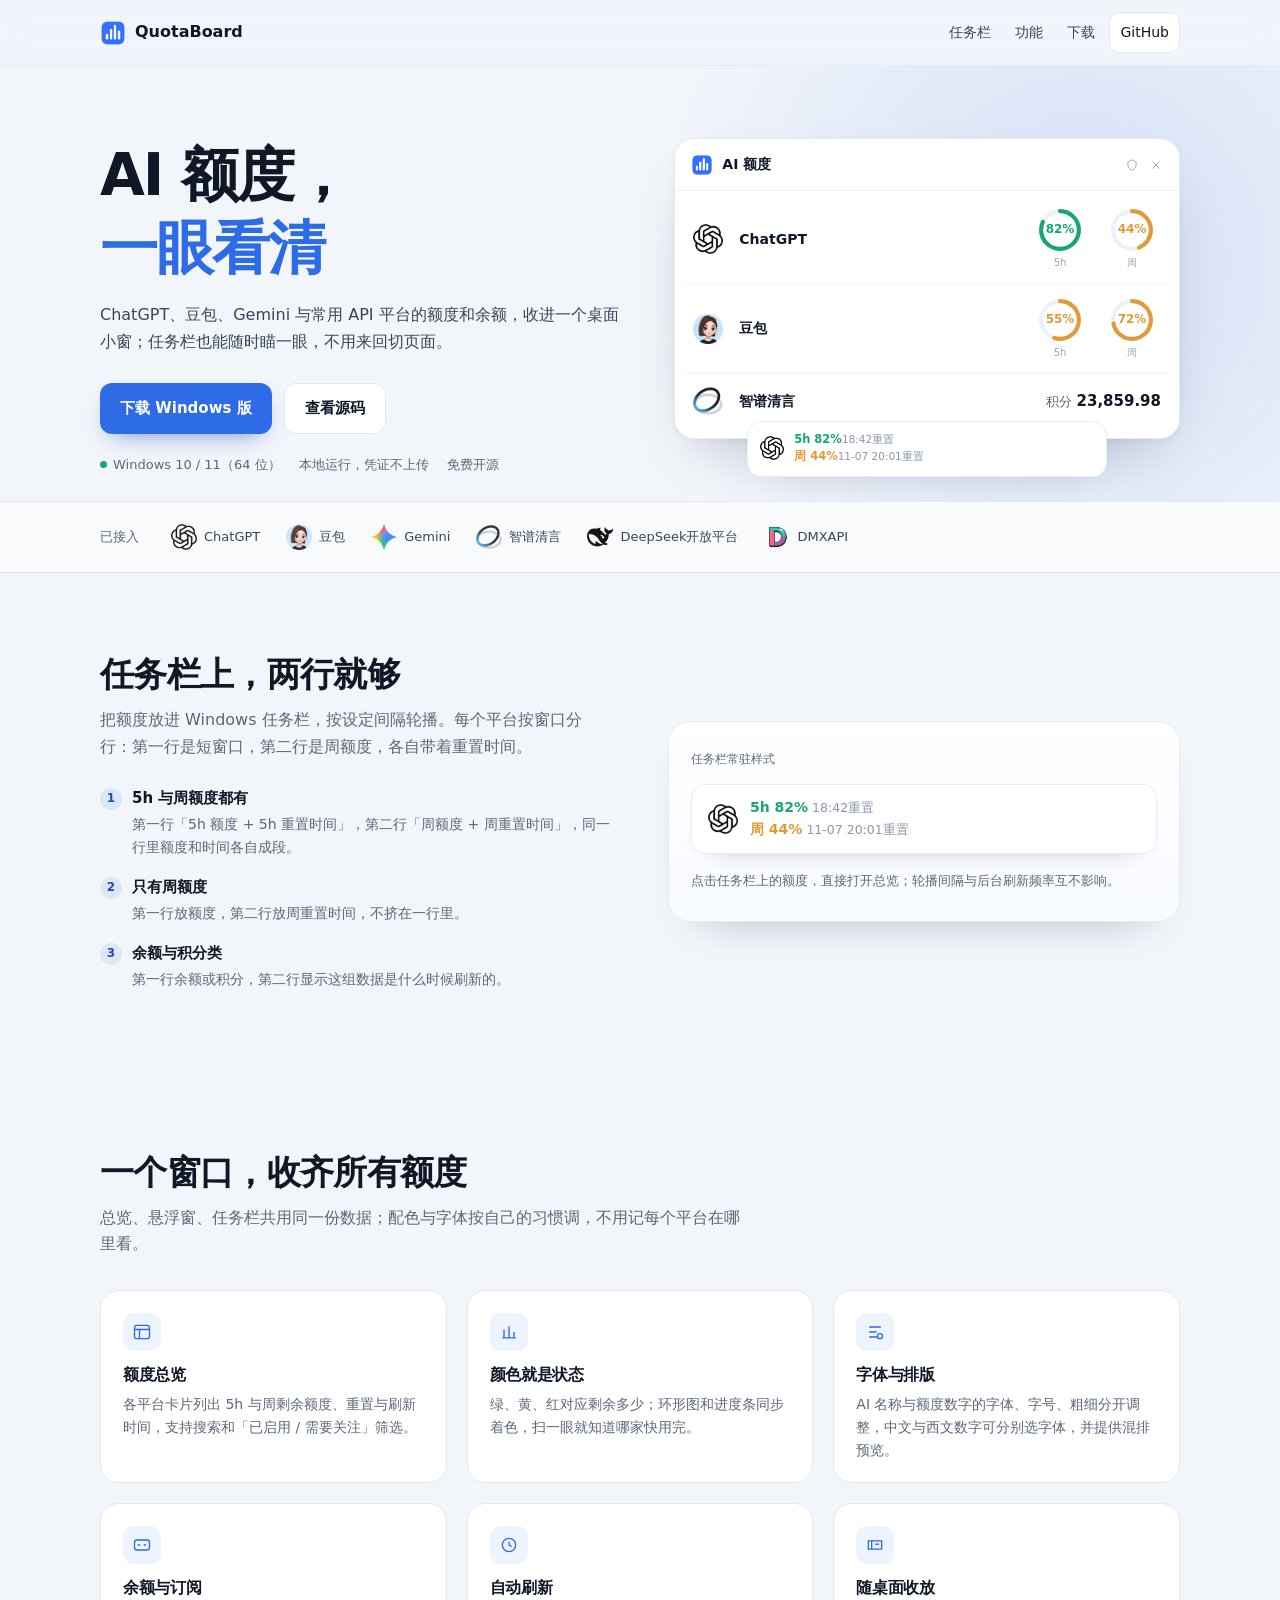
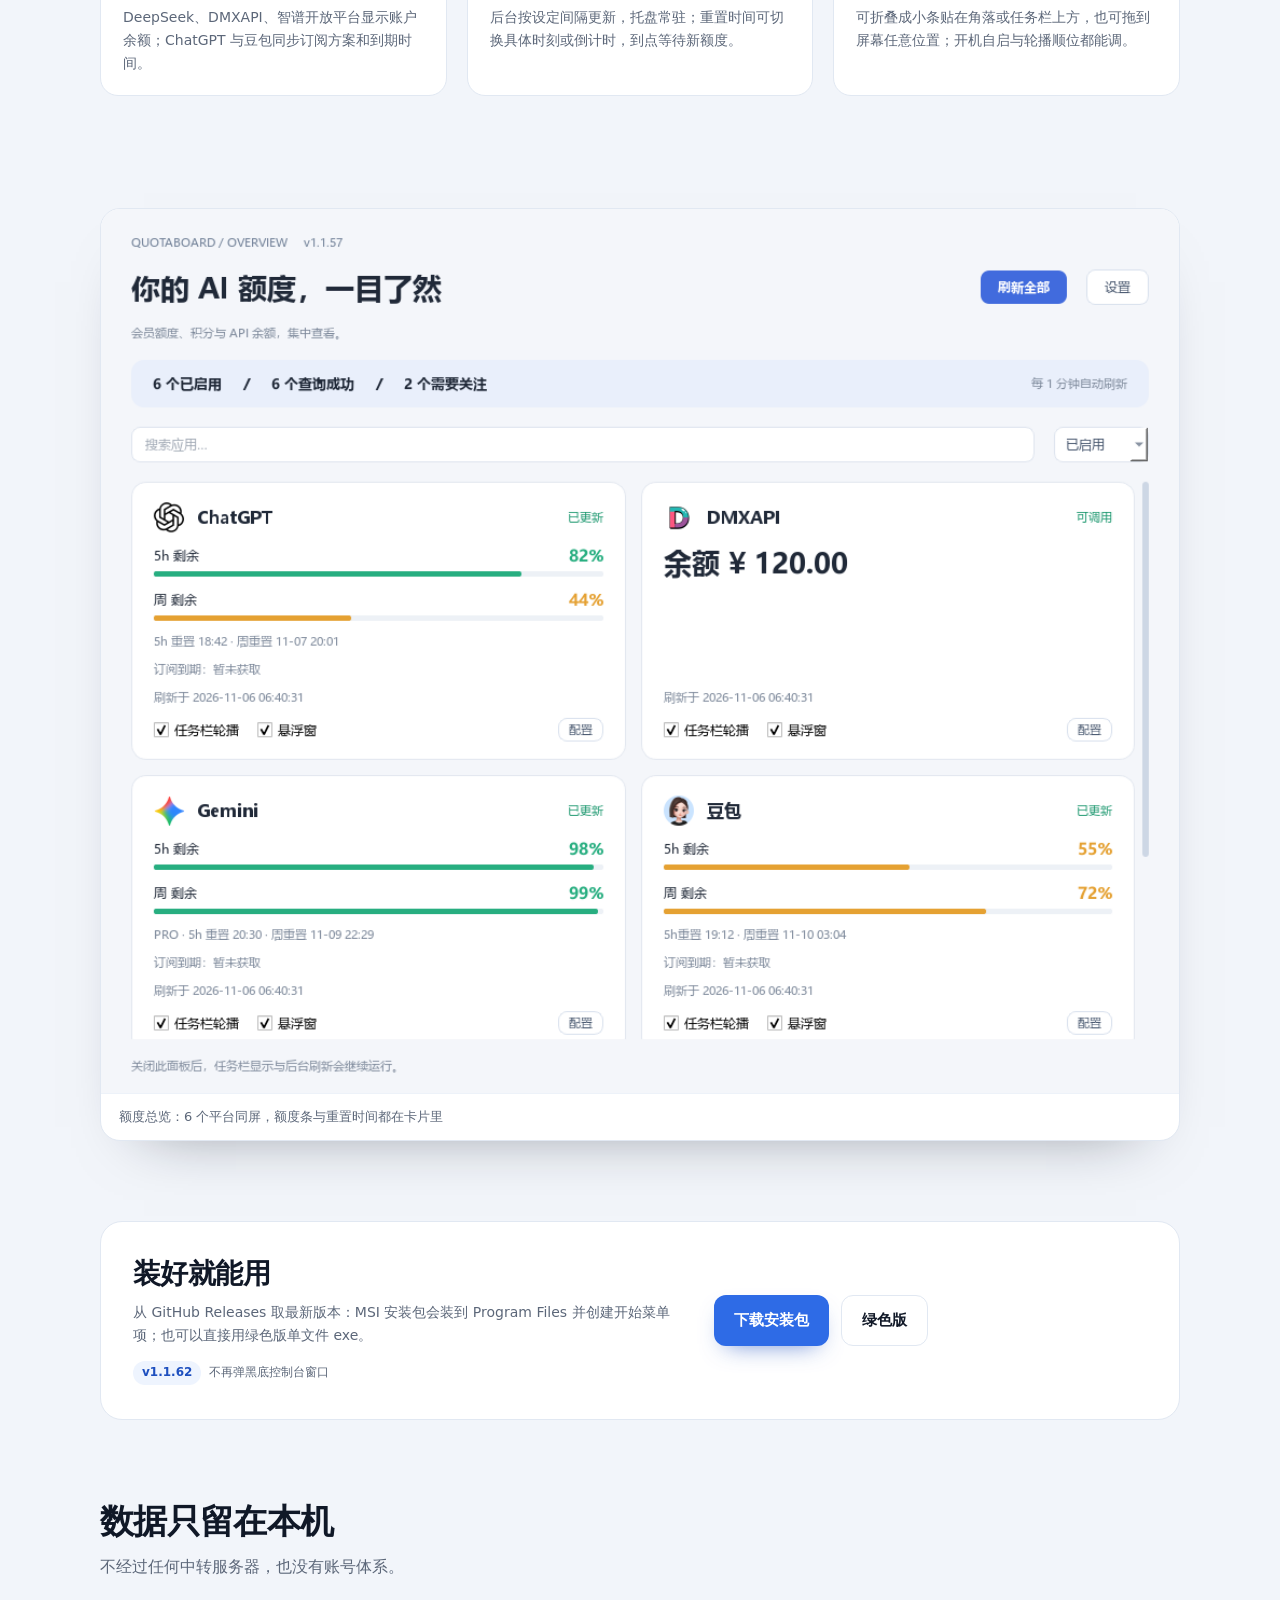
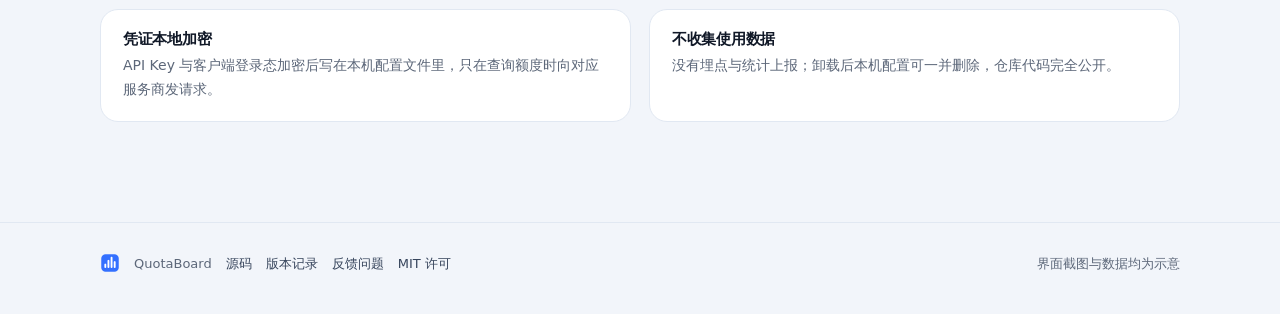
<file: docs/index.html>
<!DOCTYPE html>
<html lang="zh-CN">
<head>
<meta charset="UTF-8">
<meta name="viewport" content="width=device-width, initial-scale=1">
<title>QuotaBoard · AI 额度，一眼看清</title>
<meta name="description" content="QuotaBoard 是一款 Windows 桌面小工具，把 ChatGPT、豆包、Gemini 与常用 API 平台的额度、余额放进悬浮窗和任务栏，随时瞄一眼就知道还剩多少。">
<meta name="theme-color" content="#F2F5FA">
<meta property="og:title" content="QuotaBoard · AI 额度，一眼看清">
<meta property="og:description" content="把 AI 服务的额度与余额放上桌面和任务栏，本地运行，数据只留在本机。">
<meta property="og:type" content="website">
<meta property="og:url" content="https://othrik.github.io/QuotaBoard/">
<meta property="og:image" content="https://othrik.github.io/QuotaBoard/assets/dashboard.png">
<link rel="icon" type="image/png" href="assets/app.png">
<link rel="apple-touch-icon" href="assets/app.png">
<style>
:root{
  --canvas:#F2F5FA;
  --paper:#FFFFFF;
  --ink:#101827;
  --ink-soft:#37455C;
  --muted:#5C6779;
  --hairline:#E1E8F2;
  --accent:#2E6BE6;
  --accent-deep:#1D4FBF;
  --green:#17A673;
  --amber:#E29A38;
  --red:#DE5F6C;
  --radius:18px;
  --font: "Segoe UI Variable Display", "Segoe UI", "PingFang SC", "Microsoft YaHei UI", system-ui, sans-serif;
}
*{box-sizing:border-box}
html{-webkit-text-size-adjust:100%}
body{
  margin:0;
  font-family:var(--font);
  color:var(--ink);
  background:var(--canvas);
  line-height:1.65;
  -webkit-font-smoothing:antialiased;
}
img{max-width:100%;height:auto}
a{color:inherit}
h1,h2,h3{margin:0;font-weight:600;letter-spacing:-.02em;line-height:1.25}
p{margin:0}
:focus-visible{outline:2px solid var(--accent);outline-offset:3px;border-radius:6px}

/* ---------- 导航 ---------- */
.nav{
  position:sticky;top:0;z-index:20;
  background:rgba(242,245,250,.82);
  -webkit-backdrop-filter:blur(14px) saturate(140%);
  backdrop-filter:blur(14px) saturate(140%);
  border-bottom:1px solid rgba(225,232,242,.9);
}
.nav-in{
  max-width:1120px;margin:0 auto;padding:12px 20px;
  display:flex;align-items:center;gap:12px;flex-wrap:wrap;
}
.brand{display:flex;align-items:center;gap:9px;text-decoration:none;font-weight:600;font-size:16px}
.brand img{width:26px;height:26px}
.nav-links{margin-left:auto;display:flex;align-items:center;gap:4px}
.nav-links a{
  text-decoration:none;font-size:14px;color:var(--ink-soft);
  padding:8px 10px;border-radius:10px;transition:background .18s,color .18s;
}
.nav-links a:hover{background:rgba(46,107,230,.08);color:var(--accent-deep)}
.nav-links a.ghost{border:1px solid var(--hairline);background:var(--paper);color:var(--ink)}
.nav-links a.ghost:hover{border-color:#C8D6EA;background:#fff}

/* ---------- 通用版心 ---------- */
.wrap{max-width:1120px;margin:0 auto;padding:0 20px}
.section{padding:56px 0}
@media (min-width:768px){ .section{padding:80px 0} }
.lead{max-width:640px}
.lead h2{font-size:clamp(24px,4vw,34px)}
.lead p{margin-top:12px;color:var(--muted);font-size:16px}

/* ---------- Hero ---------- */
.hero{position:relative;overflow:hidden}
.hero::before{
  content:"";position:absolute;inset:-30% -10% auto auto;width:820px;height:820px;
  background:radial-gradient(circle at 60% 40%, rgba(46,107,230,.16), rgba(46,107,230,0) 62%);
  pointer-events:none;
}
.hero-grid{
  position:relative;display:grid;gap:36px;padding:48px 0 8px;
}
@media (min-width:900px){
  .hero-grid{grid-template-columns:1.02fr .98fr;align-items:center;gap:48px;padding:72px 0 24px}
}
.hero h1{
  font-size:clamp(34px,7vw,58px);
  letter-spacing:-.035em;
}
.hero h1 span{color:var(--accent)}
.hero .sub{
  margin-top:18px;font-size:16px;color:var(--ink-soft);max-width:34em;
}
.hero .actions{display:flex;flex-wrap:wrap;gap:12px;margin-top:28px}
.btn{
  display:inline-flex;align-items:center;gap:9px;
  text-decoration:none;font-size:15px;font-weight:600;
  padding:12px 20px;border-radius:12px;
  transition:transform .18s ease,box-shadow .18s ease,background .18s;
}
.btn.primary{background:var(--accent);color:#fff;box-shadow:0 10px 24px -12px rgba(29,79,191,.7)}
.btn.primary:hover{background:var(--accent-deep);transform:translateY(-1px)}
.btn.secondary{background:var(--paper);color:var(--ink);border:1px solid var(--hairline)}
.btn.secondary:hover{border-color:#C8D6EA;transform:translateY(-1px)}
.hero .meta{
  margin-top:20px;display:flex;flex-wrap:wrap;gap:8px 18px;
  font-size:13px;color:var(--muted);
}
.hero .meta span{display:inline-flex;align-items:center;gap:6px}
.dot{width:7px;height:7px;border-radius:50%;background:var(--green);display:inline-block}

/* ---------- 产品模型 ---------- */
.mock{position:relative}
.board{
  background:var(--paper);
  border:1px solid #E6EDF7;
  border-radius:20px;
  box-shadow:0 28px 60px -32px rgba(16,24,39,.35), 0 2px 6px rgba(16,24,39,.04);
  overflow:hidden;
}
.board-head{
  display:flex;align-items:center;gap:9px;
  padding:14px 16px;border-bottom:1px solid #EDF2F9;
}
.board-head img{width:22px;height:22px}
.board-head b{font-size:14px;font-weight:600}
.board-head .head-tools{margin-left:auto;display:flex;gap:10px;color:#9AA6B8}
.board-body{padding:4px 10px 10px}
.plat-row{
  display:grid;grid-template-columns:34px 1fr auto;align-items:center;gap:12px;
  padding:12px 8px;border-bottom:1px solid #F0F4FA;
}
.plat-row:last-child{border-bottom:0}
.plat-row img{width:30px;height:30px;border-radius:9px;object-fit:contain}
.plat-row .name{font-size:14px;font-weight:600}
.plat-row .name small{display:block;font-weight:400;font-size:11px;color:#9AA6B8;margin-top:2px}
.rings{display:flex;gap:14px}
.ring-box{position:relative;width:58px;text-align:center}
.ring-box svg{width:46px;height:46px;display:block;margin:0 auto}
.ring-track{fill:none;stroke:#ECF1F8;stroke-width:5}
.ring-value{fill:none;stroke-width:5;stroke-linecap:round;transform:rotate(-90deg);transform-origin:center}
.ring-box .num{
  position:absolute;top:0;left:0;right:0;height:46px;
  display:flex;align-items:center;justify-content:center;
  font-size:12px;font-weight:600;
}
.ring-box .cap{font-size:10px;color:#9AA6B8;margin-top:2px}
.points{font-size:13px;color:var(--muted);white-space:nowrap}
.points b{color:var(--ink);font-size:15px;font-variant-numeric:tabular-nums}
.taskbar-pill{
  margin:-18px auto 0;width:min(360px,92%);
  background:#fff;border:1px solid #E6EDF7;border-radius:14px;
  box-shadow:0 18px 34px -26px rgba(16,24,39,.5);
  padding:9px 14px 10px 12px;display:flex;gap:10px;align-items:center;
}
.taskbar-pill img{width:24px;height:24px;border-radius:7px}
.tb-lines{font-size:11.5px;line-height:1.5;white-space:nowrap;overflow:hidden}
.tb-lines .q{font-weight:600}
.tb-lines .r{color:#8B97A9;font-size:10.5px}

/* ---------- 平台条 ---------- */
.logos{border-top:1px solid var(--hairline);border-bottom:1px solid var(--hairline);background:rgba(255,255,255,.55)}
.logos-in{
  display:flex;flex-wrap:wrap;align-items:center;gap:18px 26px;
  padding:22px 20px;max-width:1120px;margin:0 auto;
}
.logos-in .caption{font-size:13px;color:var(--muted);margin-right:6px}
.logos-in img{height:26px;width:auto;object-fit:contain;opacity:.92;transition:opacity .18s}
.logos-in a{display:inline-flex;align-items:center;gap:7px;text-decoration:none;font-size:13px;color:var(--ink-soft)}
.logos-in a:hover img,.logos-in a:hover{opacity:1}

/* ---------- 任务栏分节 ---------- */
.split{display:grid;gap:32px;align-items:center}
@media (min-width:900px){ .split{grid-template-columns:1fr 1fr;gap:56px} }
.widget-demo{
  background:linear-gradient(180deg,#FFFFFF,#F7FAFF);
  border:1px solid #E6EDF7;border-radius:22px;padding:28px 22px 30px;
  box-shadow:0 22px 48px -34px rgba(16,24,39,.4);
}
.widget-demo .label{font-size:12px;color:var(--muted);margin-bottom:14px}
.widget-big{
  display:flex;align-items:center;gap:12px;
  background:#fff;border:1px solid #E6EDF7;border-radius:14px;
  padding:12px 16px;box-shadow:0 12px 26px -22px rgba(16,24,39,.45);
}
.widget-big img{width:30px;height:30px}
.widget-big .lines{font-size:14px;line-height:1.55}
.widget-big .lines .q{font-weight:600;font-variant-numeric:tabular-nums}
.widget-big .lines .r{color:#8B97A9;font-size:12.5px;margin-left:4px}
.widget-demo .hint{margin-top:16px;font-size:13px;color:var(--muted)}
.cases{list-style:none;margin:26px 0 0;padding:0;display:grid;gap:16px}
.cases li{display:grid;grid-template-columns:22px 1fr;gap:10px;align-items:start;font-size:15px}
.cases .mark{
  width:22px;height:22px;border-radius:50%;background:rgba(46,107,230,.1);
  color:var(--accent-deep);font-size:12px;font-weight:600;
  display:flex;align-items:center;justify-content:center;margin-top:2px;
}
.cases b{font-weight:600}
.cases span.detail{display:block;color:var(--muted);font-size:14px;margin-top:2px}

/* ---------- 功能 ---------- */
.features{display:grid;gap:16px;margin-top:32px}
@media (min-width:768px){ .features{grid-template-columns:repeat(3,1fr);gap:20px} }
.feature{
  background:var(--paper);border:1px solid var(--hairline);border-radius:var(--radius);
  padding:22px 22px 20px;
}
.feature .ico{
  width:38px;height:38px;border-radius:11px;background:#EEF4FE;
  display:flex;align-items:center;justify-content:center;margin-bottom:14px;
}
.feature .ico svg{width:20px;height:20px;stroke:var(--accent);fill:none;stroke-width:1.6}
.feature h3{font-size:16px}
.feature p{margin-top:8px;color:var(--muted);font-size:14px}

/* ---------- 截图 ---------- */
.shot{
  margin-top:32px;background:#fff;border:1px solid var(--hairline);border-radius:20px;
  overflow:hidden;box-shadow:0 30px 60px -44px rgba(16,24,39,.5);
}
.shot img{display:block;width:100%}
.shot figcaption,
.shot-foot{display:block;padding:12px 18px;font-size:13px;color:var(--muted);border-top:1px solid #EDF2F9}
figure{margin:0}

/* ---------- 下载 ---------- */
.download{
  background:var(--paper);border:1px solid var(--hairline);border-radius:22px;
  padding:28px 24px;display:grid;gap:18px;
}
@media (min-width:820px){ .download{grid-template-columns:1.3fr 1fr;align-items:center;padding:34px 32px} }
.download h2{font-size:clamp(22px,3.6vw,28px)}
.download p{margin-top:10px;color:var(--muted);font-size:14px}
.download .links{display:flex;flex-wrap:wrap;gap:12px}
.ver{display:inline-flex;align-items:center;gap:8px;font-size:12px;color:var(--muted);margin-top:14px}
.tag{background:#EEF4FE;color:var(--accent-deep);border-radius:999px;padding:2px 9px;font-weight:600}

/* ---------- 隐私 ---------- */
.privacy{display:grid;gap:18px;margin-top:28px}
@media (min-width:768px){ .privacy{grid-template-columns:1fr 1fr} }
.privacy div{background:var(--paper);border:1px solid var(--hairline);border-radius:var(--radius);padding:20px 22px}
.privacy h3{font-size:15px}
.privacy p{margin-top:6px;color:var(--muted);font-size:14px}

/* ---------- 页脚 ---------- */
.footer{border-top:1px solid var(--hairline);padding:30px 0 40px;margin-top:20px}
.footer-in{display:flex;flex-wrap:wrap;gap:14px;align-items:center;font-size:13px;color:var(--muted)}
.footer-in img{width:20px;height:20px}
.footer-in a{text-decoration:none;color:var(--ink-soft)}
.footer-in a:hover{color:var(--accent-deep)}
.footer-in .sep{margin-left:auto}

@media (prefers-reduced-motion:reduce){
  *{transition:none!important;animation:none!important}
  .btn:hover{transform:none}
}
</style>
</head>
<body>

<header class="nav">
  <div class="nav-in">
    <a class="brand" href="#top"><img src="assets/app.png" alt=""><span>QuotaBoard</span></a>
    <nav class="nav-links" aria-label="主导航">
      <a href="#taskbar">任务栏</a>
      <a href="#features">功能</a>
      <a href="#download">下载</a>
      <a class="ghost" href="https://github.com/Othrik/QuotaBoard">GitHub</a>
    </nav>
  </div>
</header>

<main id="top">

  <!-- ===== Hero ===== -->
  <section class="hero">
    <div class="wrap">
      <div class="hero-grid">
        <div>
          <h1>AI 额度，<br><span>一眼看清</span></h1>
          <p class="sub">ChatGPT、豆包、Gemini 与常用 API 平台的额度和余额，收进一个桌面小窗；任务栏也能随时瞄一眼，不用来回切页面。</p>
          <div class="actions">
            <a class="btn primary" href="https://github.com/Othrik/QuotaBoard/releases/latest">下载 Windows 版</a>
            <a class="btn secondary" href="https://github.com/Othrik/QuotaBoard">查看源码</a>
          </div>
          <div class="meta">
            <span><i class="dot" aria-hidden="true"></i>Windows 10 / 11（64 位）</span>
            <span>本地运行，凭证不上传</span>
            <span>免费开源</span>
          </div>
        </div>

        <div class="mock" aria-label="QuotaBoard 悬浮窗界面示意">
          <div class="board">
            <div class="board-head">
              <img src="assets/app.png" alt="">
              <b>AI 额度</b>
              <span class="head-tools" aria-hidden="true">
                <svg width="14" height="14" viewBox="0 0 24 24" fill="none" stroke="currentColor" stroke-width="1.6"><path d="M12 3l7 4v5c0 4.3-2.9 7.6-7 9-4.1-1.4-7-4.7-7-9V7z"/></svg>
                <svg width="14" height="14" viewBox="0 0 24 24" fill="none" stroke="currentColor" stroke-width="1.6"><path d="M6 6l12 12M18 6l-12 12"/></svg>
              </span>
            </div>
            <div class="board-body">
              <div class="plat-row">
                <img src="assets/chatgpt.png" alt="ChatGPT">
                <div class="name">ChatGPT</div>
                <div class="rings">
                  <div class="ring-box">
                    <svg viewBox="0 0 56 56" aria-hidden="true"><circle class="ring-track" cx="28" cy="28" r="23"/><circle class="ring-value" cx="28" cy="28" r="23" pathLength="100" stroke-dasharray="82 100" style="stroke:var(--green)"/></svg>
                    <div class="num" style="color:var(--green)">82%</div>
                    <div class="cap">5h</div>
                  </div>
                  <div class="ring-box">
                    <svg viewBox="0 0 56 56" aria-hidden="true"><circle class="ring-track" cx="28" cy="28" r="23"/><circle class="ring-value" cx="28" cy="28" r="23" pathLength="100" stroke-dasharray="44 100" style="stroke:var(--amber)"/></svg>
                    <div class="num" style="color:var(--amber)">44%</div>
                    <div class="cap">周</div>
                  </div>
                </div>
              </div>
              <div class="plat-row">
                <img src="assets/doubao.png" alt="豆包">
                <div class="name">豆包</div>
                <div class="rings">
                  <div class="ring-box">
                    <svg viewBox="0 0 56 56" aria-hidden="true"><circle class="ring-track" cx="28" cy="28" r="23"/><circle class="ring-value" cx="28" cy="28" r="23" pathLength="100" stroke-dasharray="55 100" style="stroke:var(--amber)"/></svg>
                    <div class="num" style="color:var(--amber)">55%</div>
                    <div class="cap">5h</div>
                  </div>
                  <div class="ring-box">
                    <svg viewBox="0 0 56 56" aria-hidden="true"><circle class="ring-track" cx="28" cy="28" r="23"/><circle class="ring-value" cx="28" cy="28" r="23" pathLength="100" stroke-dasharray="72 100" style="stroke:var(--amber)"/></svg>
                    <div class="num" style="color:var(--amber)">72%</div>
                    <div class="cap">周</div>
                  </div>
                </div>
              </div>
              <div class="plat-row">
                <img src="assets/zhipu.png" alt="智谱清言">
                <div class="name">智谱清言</div>
                <div class="points">积分 <b>23,859.98</b></div>
              </div>
            </div>
          </div>
          <div class="taskbar-pill" aria-label="任务栏常驻样式示意">
            <img src="assets/chatgpt.png" alt="">
            <div class="tb-lines">
              <div><span class="q" style="color:var(--green)">5h 82%</span><span class="r">18:42重置</span></div>
              <div><span class="q" style="color:var(--amber)">周 44%</span><span class="r">11-07 20:01重置</span></div>
            </div>
          </div>
        </div>
      </div>
    </div>
  </section>

  <!-- ===== 平台 ===== -->
  <div class="logos">
    <div class="logos-in">
      <span class="caption">已接入</span>
      <a href="#download"><img src="assets/chatgpt.png" alt="ChatGPT" title="ChatGPT">ChatGPT</a>
      <a href="#download"><img src="assets/doubao.png" alt="豆包" title="豆包">豆包</a>
      <a href="#download"><img src="assets/gemini.png" alt="Gemini" title="Gemini">Gemini</a>
      <a href="#download"><img src="assets/zhipu.png" alt="智谱清言" title="智谱清言">智谱清言</a>
      <a href="#download"><img src="assets/deepseek.png" alt="DeepSeek" title="DeepSeek">DeepSeek开放平台</a>
      <a href="#download"><img src="assets/dmxapi.png" alt="DMXAPI" title="DMXAPI">DMXAPI</a>
    </div>
  </div>

  <!-- ===== 任务栏 ===== -->
  <section class="section" id="taskbar">
    <div class="wrap">
      <div class="split">
        <div class="lead">
          <h2>任务栏上，两行就够</h2>
          <p>把额度放进 Windows 任务栏，按设定间隔轮播。每个平台按窗口分行：第一行是短窗口，第二行是周额度，各自带着重置时间。</p>
          <ul class="cases">
            <li>
              <span class="mark" aria-hidden="true">1</span>
              <div><b>5h 与周额度都有</b><span class="detail">第一行「5h 额度 + 5h 重置时间」，第二行「周额度 + 周重置时间」，同一行里额度和时间各自成段。</span></div>
            </li>
            <li>
              <span class="mark" aria-hidden="true">2</span>
              <div><b>只有周额度</b><span class="detail">第一行放额度，第二行放周重置时间，不挤在一行里。</span></div>
            </li>
            <li>
              <span class="mark" aria-hidden="true">3</span>
              <div><b>余额与积分类</b><span class="detail">第一行余额或积分，第二行显示这组数据是什么时候刷新的。</span></div>
            </li>
          </ul>
        </div>
        <div class="widget-demo">
          <div class="label">任务栏常驻样式</div>
          <div class="widget-big">
            <img src="assets/chatgpt.png" alt="">
            <div class="lines">
              <div><span class="q" style="color:var(--green)">5h 82%</span><span class="r">18:42重置</span></div>
              <div><span class="q" style="color:var(--amber)">周 44%</span><span class="r">11-07 20:01重置</span></div>
            </div>
          </div>
          <div class="hint">点击任务栏上的额度，直接打开总览；轮播间隔与后台刷新频率互不影响。</div>
        </div>
      </div>
    </div>
  </section>

  <!-- ===== 功能 ===== -->
  <section class="section" id="features">
    <div class="wrap">
      <div class="lead">
        <h2>一个窗口，收齐所有额度</h2>
        <p>总览、悬浮窗、任务栏共用同一份数据；配色与字体按自己的习惯调，不用记每个平台在哪里看。</p>
      </div>
      <div class="features">
        <article class="feature">
          <div class="ico" aria-hidden="true">
            <svg viewBox="0 0 24 24"><rect x="3" y="4" width="18" height="16" rx="3"/><path d="M3 9h18M9 9v11"/></svg>
          </div>
          <h3>额度总览</h3>
          <p>各平台卡片列出 5h 与周剩余额度、重置与刷新时间，支持搜索和「已启用 / 需要关注」筛选。</p>
        </article>
        <article class="feature">
          <div class="ico" aria-hidden="true">
            <svg viewBox="0 0 24 24"><path d="M4 19h16M6 19V9M12 19V5M18 19v-7"/></svg>
          </div>
          <h3>颜色就是状态</h3>
          <p>绿、黄、红对应剩余多少；环形图和进度条同步着色，扫一眼就知道哪家快用完。</p>
        </article>
        <article class="feature">
          <div class="ico" aria-hidden="true">
            <svg viewBox="0 0 24 24"><path d="M5 6h14M5 12h9M5 18h11"/><circle cx="18" cy="17" r="3"/></svg>
          </div>
          <h3>字体与排版</h3>
          <p>AI 名称与额度数字的字体、字号、粗细分开调整，中文与西文数字可分别选字体，并提供混排预览。</p>
        </article>
        <article class="feature">
          <div class="ico" aria-hidden="true">
            <svg viewBox="0 0 24 24"><rect x="3" y="6" width="18" height="12" rx="3"/><path d="M7 12h3M14 12h3"/></svg>
          </div>
          <h3>余额与订阅</h3>
          <p>DeepSeek、DMXAPI、智谱开放平台显示账户余额；ChatGPT 与豆包同步订阅方案和到期时间。</p>
        </article>
        <article class="feature">
          <div class="ico" aria-hidden="true">
            <svg viewBox="0 0 24 24"><circle cx="12" cy="12" r="8"/><path d="M12 8v4l3 2"/></svg>
          </div>
          <h3>自动刷新</h3>
          <p>后台按设定间隔更新，托盘常驻；重置时间可切换具体时刻或倒计时，到点等待新额度。</p>
        </article>
        <article class="feature">
          <div class="ico" aria-hidden="true">
            <svg viewBox="0 0 24 24"><path d="M4 7h16v10H4z"/><path d="M8 17V7"/><path d="M12 11h5"/></svg>
          </div>
          <h3>随桌面收放</h3>
          <p>可折叠成小条贴在角落或任务栏上方，也可拖到屏幕任意位置；开机自启与轮播顺位都能调。</p>
        </article>
      </div>
    </div>
  </section>

  <!-- ===== 截图 ===== -->
  <section class="section" style="padding-top:0">
    <div class="wrap">
      <figure class="shot">
        <img src="assets/dashboard.png" alt="QuotaBoard 额度总览：ChatGPT、Gemini、豆包、智谱清言、DeepSeek 与 DMXAPI 的额度与余额卡片">
        <figcaption>额度总览：6 个平台同屏，额度条与重置时间都在卡片里</figcaption>
      </figure>
    </div>
  </section>

  <!-- ===== 下载 ===== -->
  <section class="section" id="download" style="padding-top:0">
    <div class="wrap">
      <div class="download">
        <div>
          <h2>装好就能用</h2>
          <p>从 GitHub Releases 取最新版本：MSI 安装包会装到 Program Files 并创建开始菜单项；也可以直接用绿色版单文件 exe。</p>
          <div class="ver"><span class="tag">v1.1.62</span><span>不再弹黑底控制台窗口</span></div>
        </div>
        <div class="links">
          <a class="btn primary" href="https://github.com/Othrik/QuotaBoard/releases/latest">下载安装包</a>
          <a class="btn secondary" href="https://github.com/Othrik/QuotaBoard/releases/latest">绿色版</a>
        </div>
      </div>
    </div>
  </section>

  <!-- ===== 隐私 ===== -->
  <section class="section" style="padding-top:0">
    <div class="wrap">
      <div class="lead">
        <h2>数据只留在本机</h2>
        <p>不经过任何中转服务器，也没有账号体系。</p>
      </div>
      <div class="privacy">
        <div>
          <h3>凭证本地加密</h3>
          <p>API Key 与客户端登录态加密后写在本机配置文件里，只在查询额度时向对应服务商发请求。</p>
        </div>
        <div>
          <h3>不收集使用数据</h3>
          <p>没有埋点与统计上报；卸载后本机配置可一并删除，仓库代码完全公开。</p>
        </div>
      </div>
    </div>
  </section>
</main>

<footer class="footer">
  <div class="wrap footer-in">
    <img src="assets/app.png" alt="">
    <span>QuotaBoard</span>
    <a href="https://github.com/Othrik/QuotaBoard">源码</a>
    <a href="https://github.com/Othrik/QuotaBoard/releases">版本记录</a>
    <a href="https://github.com/Othrik/QuotaBoard/issues">反馈问题</a>
    <a href="https://github.com/Othrik/QuotaBoard/blob/main/LICENSE">MIT 许可</a>
    <span class="sep">界面截图与数据均为示意</span>
  </div>
</footer>

</body>
</html>
</file>
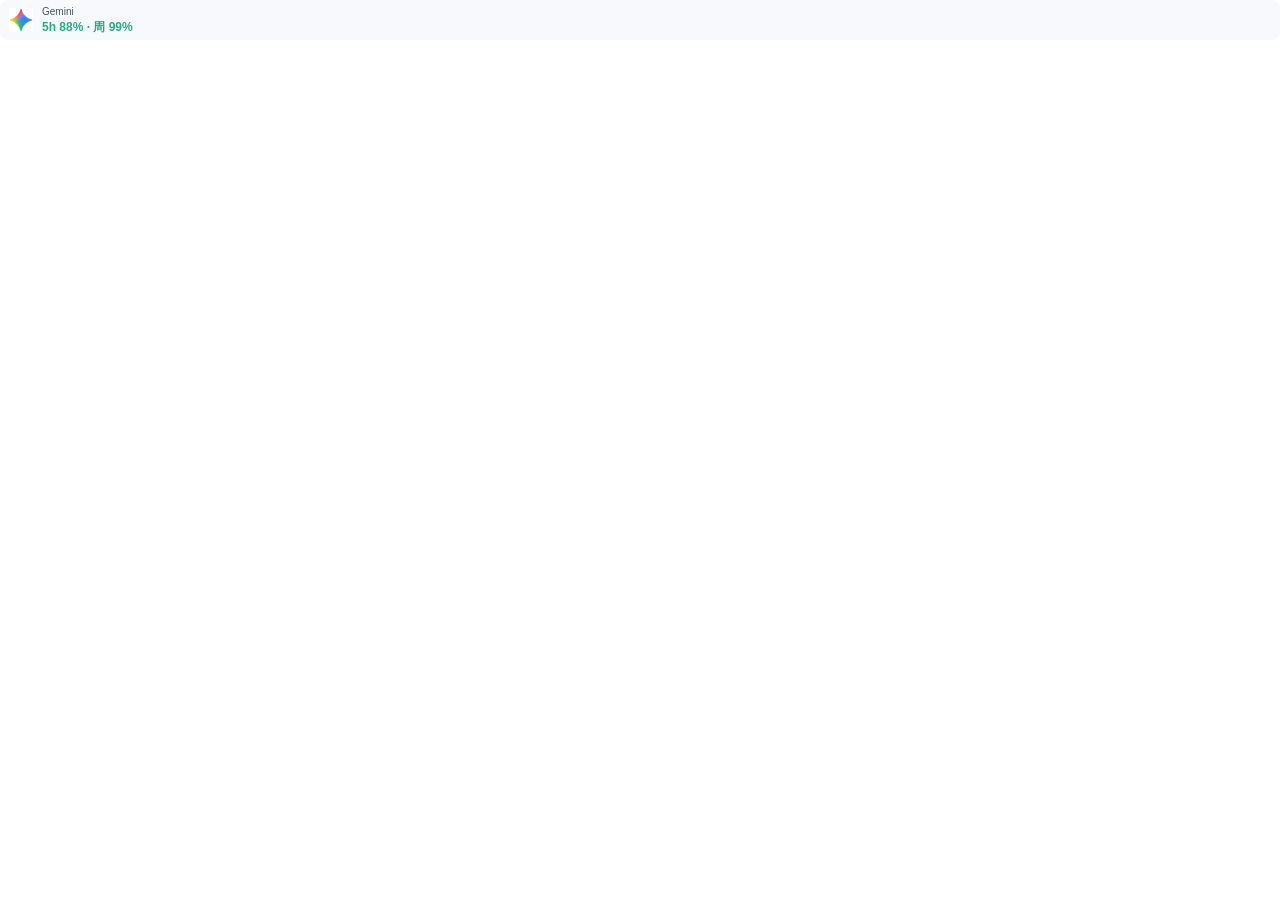
<file: com.othrik.quotaboard/ui/index.html>
<!doctype html><html lang="zh-CN"><head><meta charset="utf-8"><meta name="viewport" content="width=device-width,initial-scale=1"><meta http-equiv="Content-Security-Policy" content="default-src 'none'; img-src data:; script-src 'self'; style-src 'self'"><link rel="stylesheet" href="style.css"><script src="icons.js" defer></script><script src="widget.js" defer></script></head><body><main id="compact"><img id="icon" alt=""><section><div id="name">QuotaBoard</div><div id="quota">等待额度更新</div></section></main><article id="details" hidden><h1>AI 额度</h1><div id="rows"></div><footer id="status"></footer></article></body></html>
</file>
<file: com.othrik.quotaboard/ui/style.css>
*{box-sizing:border-box}html,body{margin:0;width:100%;height:100%;overflow:hidden;font-family:'Segoe UI','Microsoft YaHei UI',sans-serif;color:#17202b}body{background:transparent}#compact{display:flex;align-items:center;gap:9px;height:40px;width:100%;padding:3px 9px;background:#f7f9fc;border-radius:8px}#icon{width:24px;height:24px;object-fit:contain;flex-shrink:0}section{min-width:0;flex:1;text-align:left}#name{font-size:10px;line-height:14px;font-weight:500;white-space:nowrap;overflow:hidden;text-overflow:ellipsis;color:#4a5565}#quota{font-size:12px;line-height:17px;font-weight:600;white-space:nowrap;overflow:hidden;text-overflow:ellipsis;font-variant-numeric:tabular-nums}#details{height:100%;padding:18px;background:white;border:1px solid #e1e6ee;border-radius:10px}h1{margin:0 0 14px;font-size:16px}.entry{padding:8px 0;border-bottom:1px solid #edf0f4}.title{font-size:12px;font-weight:600}.balance{font-size:12px;margin-top:4px}.updated,footer{font-size:10px;color:#697586;margin-top:5px}footer{margin-top:12px}[hidden]{display:none!important}
</file>
